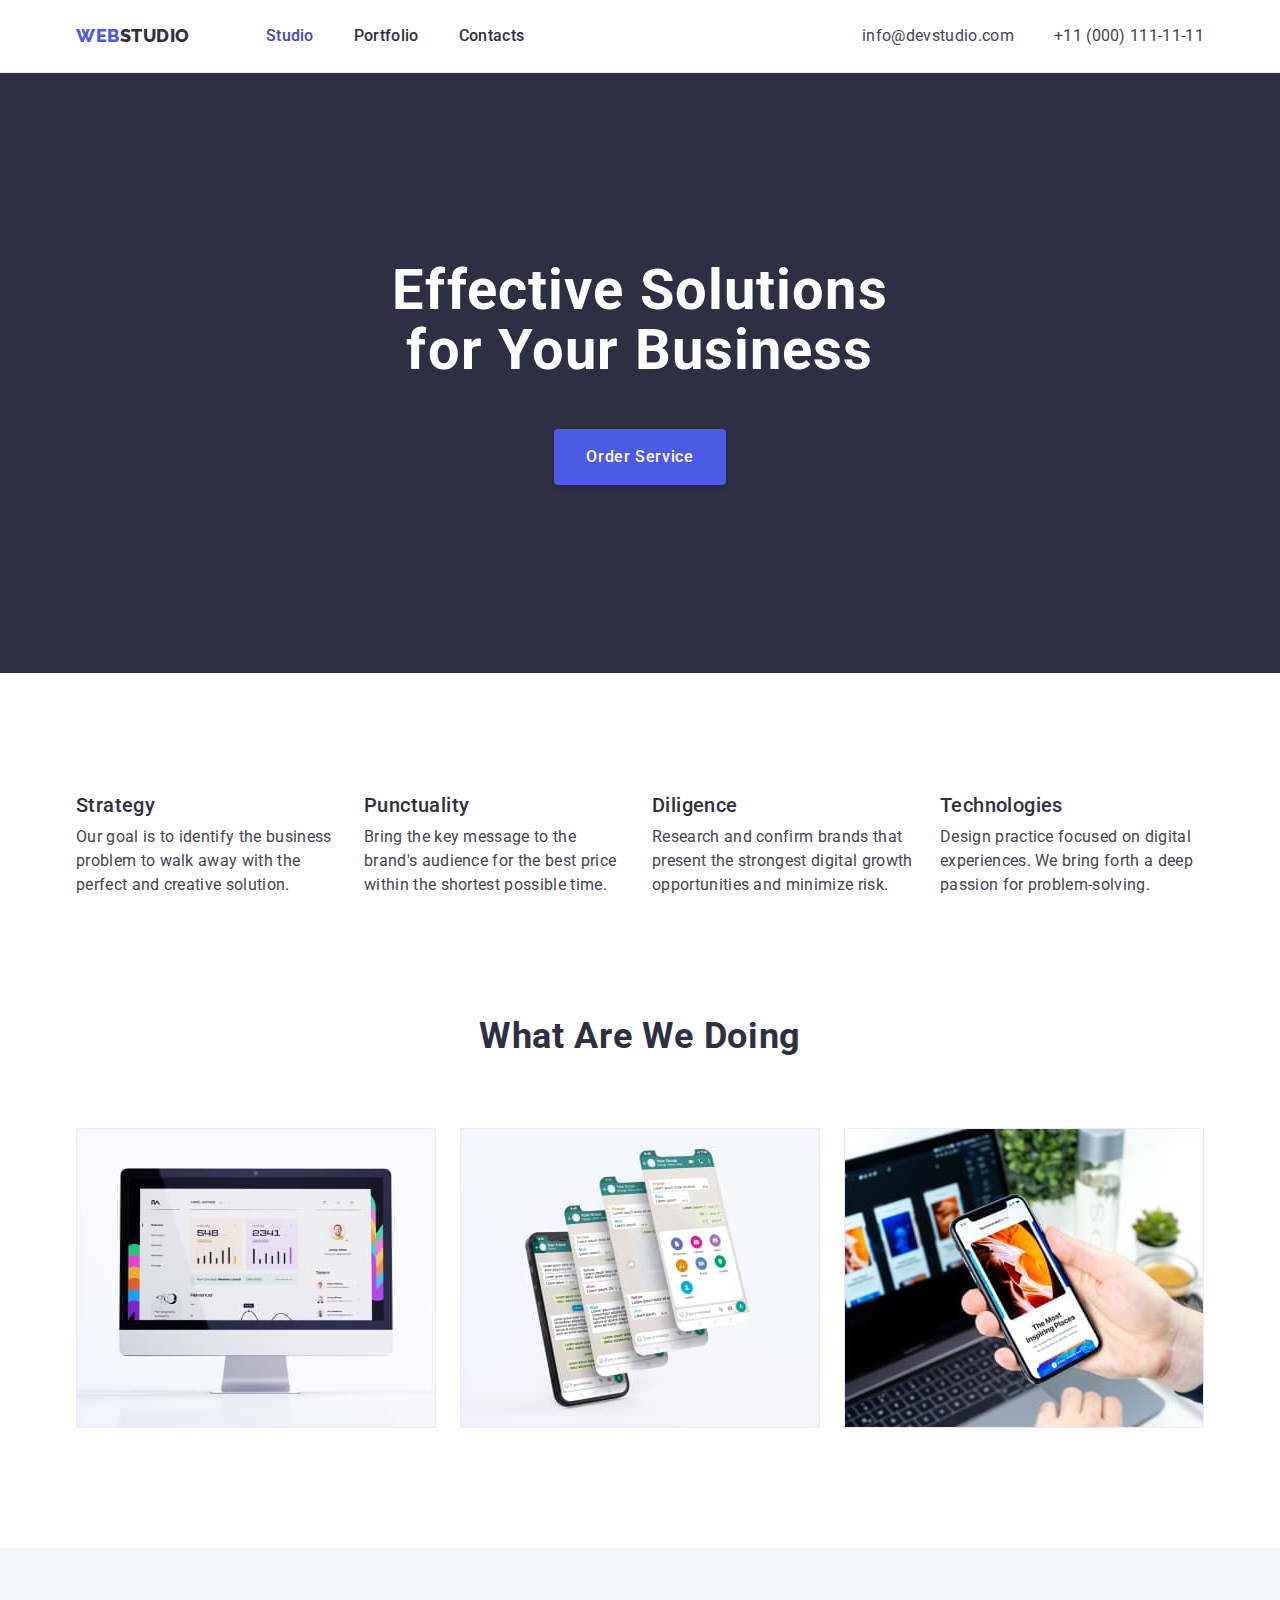
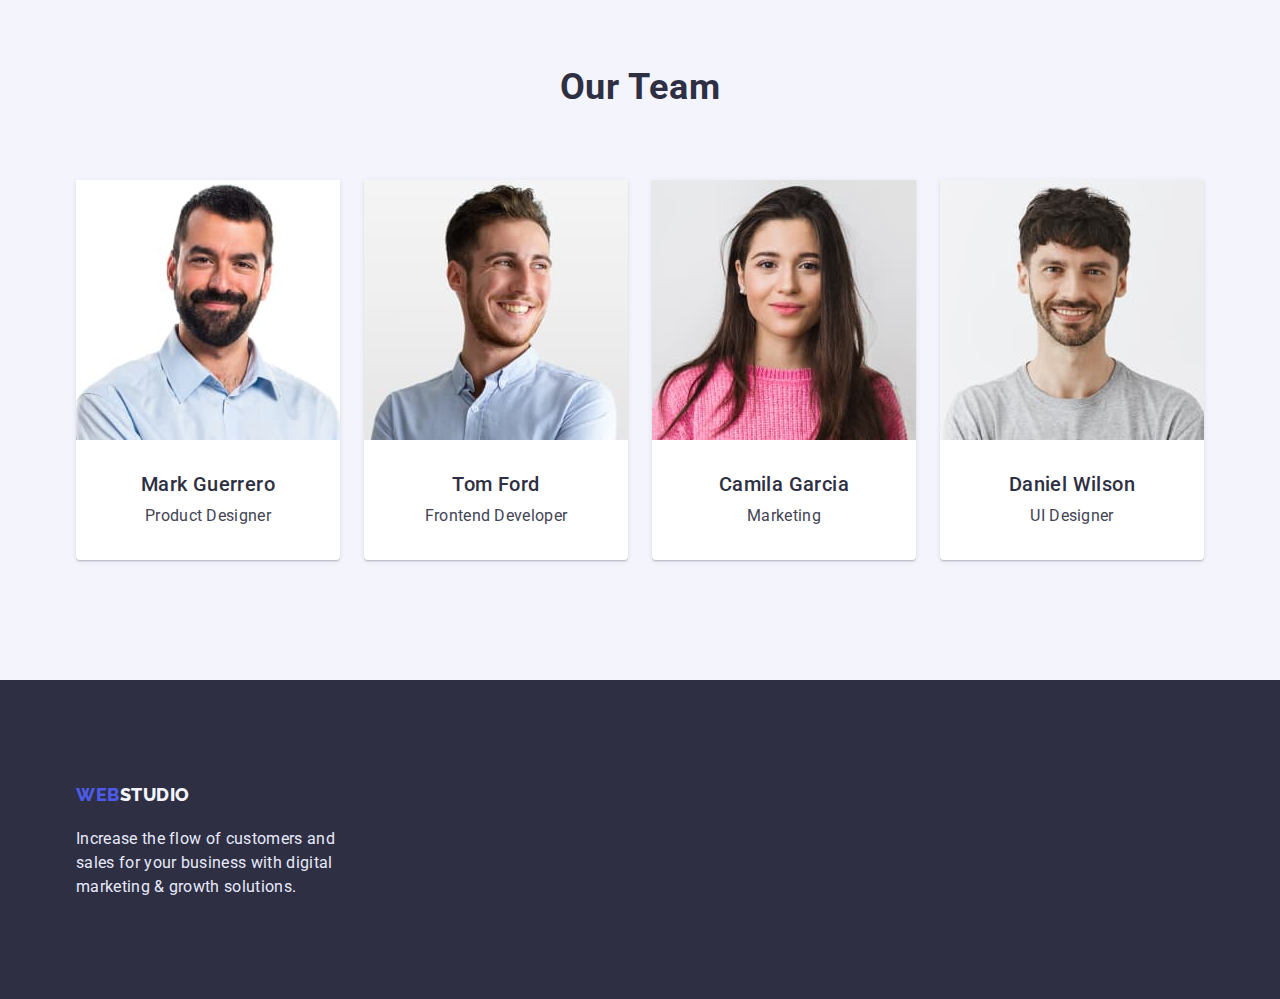
<file: index.html>
<!DOCTYPE html>
<html lang="en">
  <head>
    <meta charset="UTF-8" />
    <meta http-equiv="X-UA-Compatible" content="IE=edge" />
    <meta name="viewport" content="width=device-width, initial-scale=1.0" />

    <title>WebStudio</title>

    <link rel="preconnect" href="https://fonts.googleapis.com" />
    <link rel="preconnect" href="https://fonts.gstatic.com" crossorigin />
    <link
      href="https://fonts.googleapis.com/css2?family=Raleway:wght@800&family=Roboto:wght@400;500;700&display=swap"
      rel="stylesheet"
    />
    <link
      rel="stylesheet"
      href="https://cdn.jsdelivr.net/npm/modern-normalize@1.1.0/modern-normalize.min.css"
    />
    <link rel="stylesheet" href="./css/style.css" />
  </head>

  <body>
    <header class="page-header">
      <div class="container header-container">
        <!--Navigation-->
        <nav class="page-navigation">
          <a href="./index.html" class="link logo-one"
            >Web<span class="logo-two-dark">Studio</span></a
          >
          <ul class="menu list">
            <li class="menu-item">
              <a class="menu-link link current" href="./index.html">Studio</a>
            </li>
            <li class="menu-item">
              <a class="menu-link link" href="./portfolio.html">Portfolio</a>
            </li>
            <li class="menu-item">
              <a class="menu-link link" href="">Contacts</a>
            </li>
          </ul>
        </nav>
        <!--Contacts-->
        <address class="address">
          <ul class="list contact-items">
            <li>
              <a class="email-link link" href="mailto:info@devstudio.com"
                >info@devstudio.com</a
              >
            </li>
            <li>
              <a class="phone-number link" href="tel:+110001111111"
                >+11 (000) 111-11-11</a
              >
            </li>
          </ul>
        </address>
      </div>
    </header>

    <main>
      <!--Header-->
      <section class="section hero">
        <div class="container">
          <div class="page-title-content">
            <h1 class="page-title">Effective Solutions for Your Business</h1>
            <button type="button" class="modal-button text-button">
              Order Service
            </button>
          </div>
        </div>
      </section>

      <section class="section features">
        <h2 class="visually-hidden">header-two</h2>
        <div class="container">
          <ul class="list features-list">
            <li class="features-list-item">
              <h3 class="header-three">Strategy</h3>
              <p class="paragraph par-desription">
                Our goal is to identify the business problem to walk away with
                the perfect and creative solution.
              </p>
            </li>
            <li class="features-list-item">
              <h3 class="header-three">Punctuality</h3>
              <p class="paragraph par-description">
                Bring the key message to the brand's audience for the best price
                within the shortest possible time.
              </p>
            </li>
            <li class="features-list-item">
              <h3 class="header-three">Diligence</h3>
              <p class="paragraph par-description">
                Research and confirm brands that present the strongest digital
                growth opportunities and minimize risk.
              </p>
            </li>
            <li class="features-list-item">
              <h3 class="header-three">Technologies</h3>
              <p class="paragraph par-description">
                Design practice focused on digital experiences. We bring forth a
                deep passion for problem-solving.
              </p>
            </li>
          </ul>
        </div>
      </section>
      <!--What are we doing-->
      <section class="section what-are-we-doing">
        <div class="container">
          <h2 class="header-two">What are we doing</h2>

          <ul class="list directions">
            <li>
              <img
                src="./images/desktop.jpg"
                alt="desktop"
                width="360"
                height="300"
              />
            </li>
            <li>
              <img
                src="./images/cellphones.jpg"
                alt="cellphones"
                width="360"
                height="300"
              />
            </li>
            <li>
              <img
                src="./images/cellphone.jpg"
                alt="pc and cellphone"
                width="360"
                height="300"
              />
            </li>
          </ul>
        </div>
      </section>
      <!--Our team-->
      <section class="section our-team">
        <div class="container">
          <h2 class="header-two">Our Team</h2>
          <ul class="photo-list list">
            <li class="photo-list-item">
              <img
                src="./images/marc-guerrero.jpg"
                alt="marc-guerrero img"
                width="264"
                height="260"
              />
              <div class="photo-wrap">
                <h3 class="header-three person-name">Mark Guerrero</h3>
                <p class="paragraph job-name">Product Designer</p>
              </div>
            </li>
            <li class="photo-list-item">
              <img
                src="./images/tom-ford.jpg"
                alt="tom ford img"
                width="264"
                height="260"
              />
              <div class="photo-wrap">
                <h3 class="header-three person-name">Tom Ford</h3>
                <p class="paragraph job-name">Frontend Developer</p>
              </div>
            </li>
            <li class="photo-list-item">
              <img
                src="./images/camila-garcia.jpg"
                alt="camila-garcia img"
                width="264"
                height="260"
              />
              <div class="photo-wrap">
                <h3 class="header-three person-name">Camila Garcia</h3>
                <p class="paragraph job-name">Marketing</p>
              </div>
            </li>
            <li class="photo-list-item">
              <img
                src="./images/daniel-wilson.jpg"
                alt="danial-wilson img"
                width="264"
                height="260"
              />
              <div class="photo-wrap">
                <h3 class="header-three person-name">Daniel Wilson</h3>
                <p class="paragraph job-name">UI Designer</p>
              </div>
            </li>
          </ul>
        </div>
      </section>
    </main>
    <footer class="page-footer">
      <div class="container">
        <div class="footer-container">
          <a href="./index.html" class="link logo-one"
            >Web<span class="logo-two-light">Studio</span></a
          >
          <p class="paragraph-footer">
            Increase the flow of customers and sales for your business with
            digital marketing & growth solutions.
          </p>
        </div>
      </div>
    </footer>
  </body>
</html>
</file>
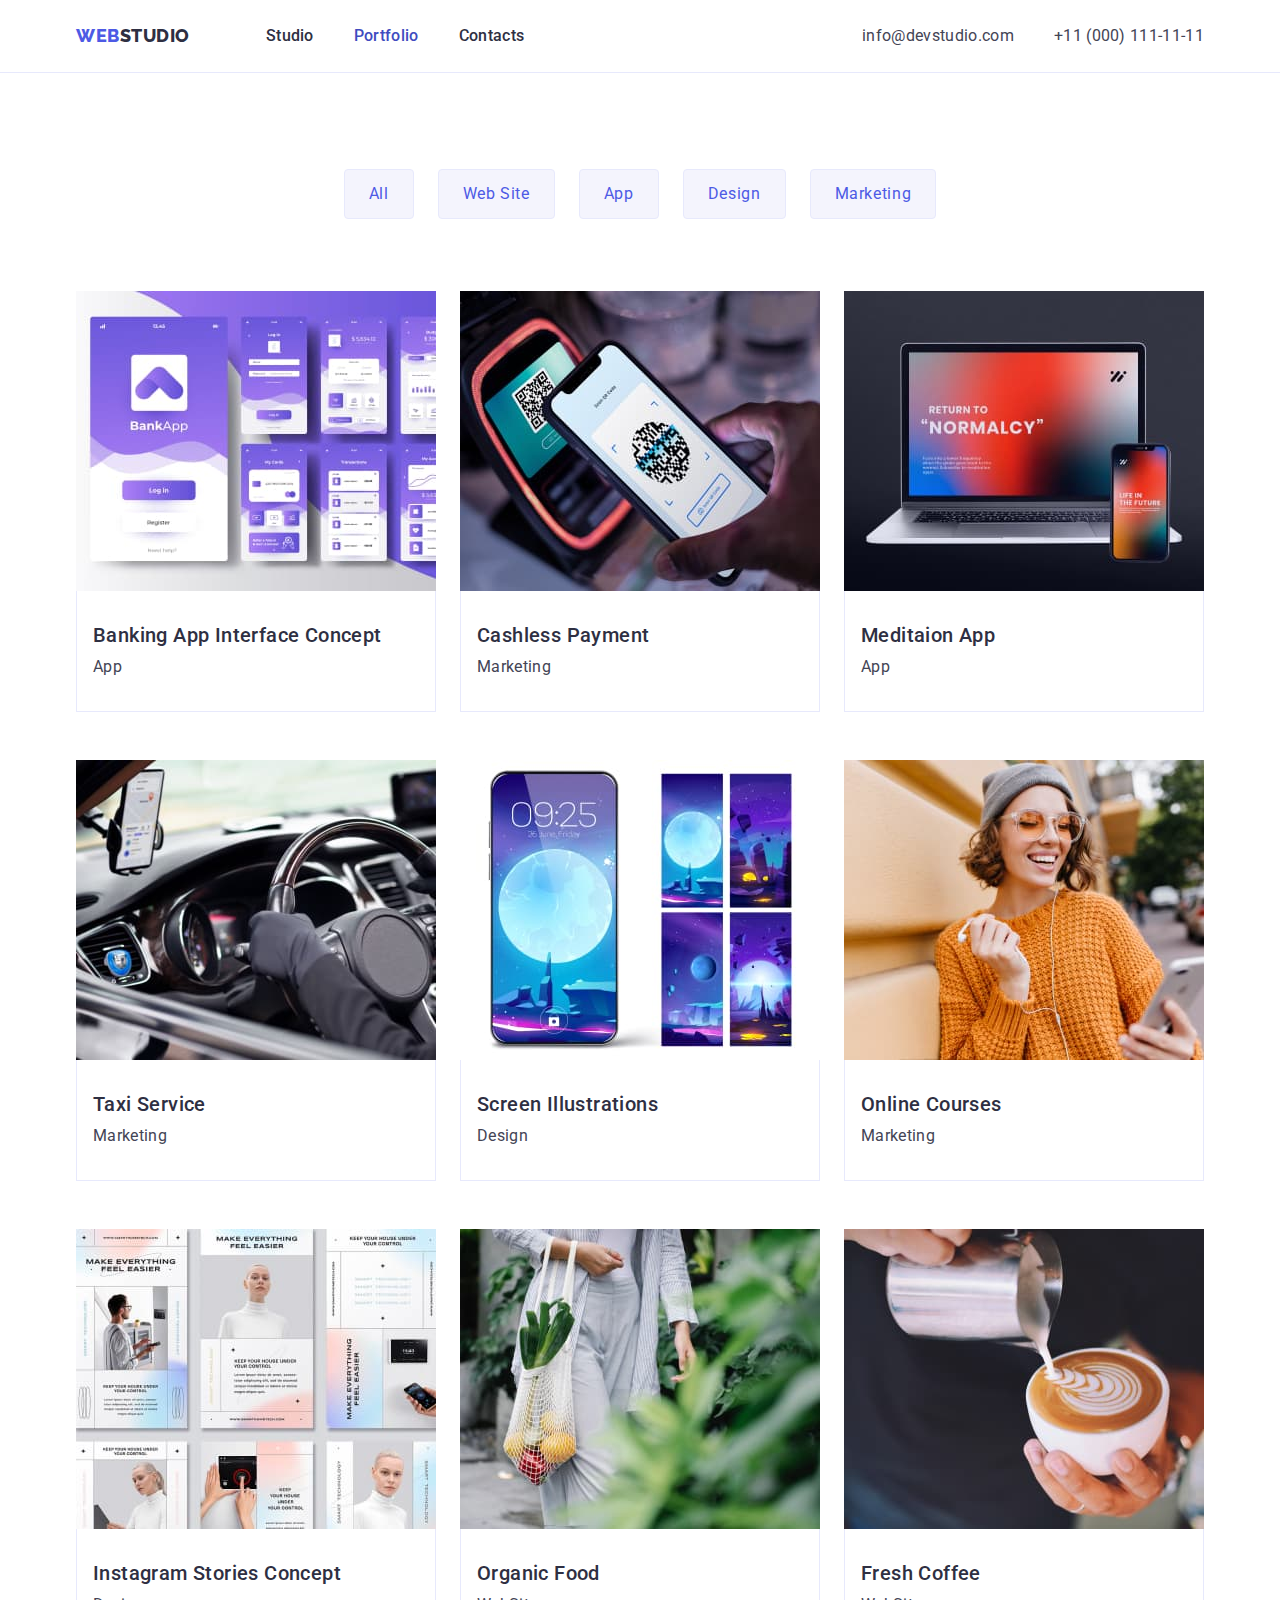
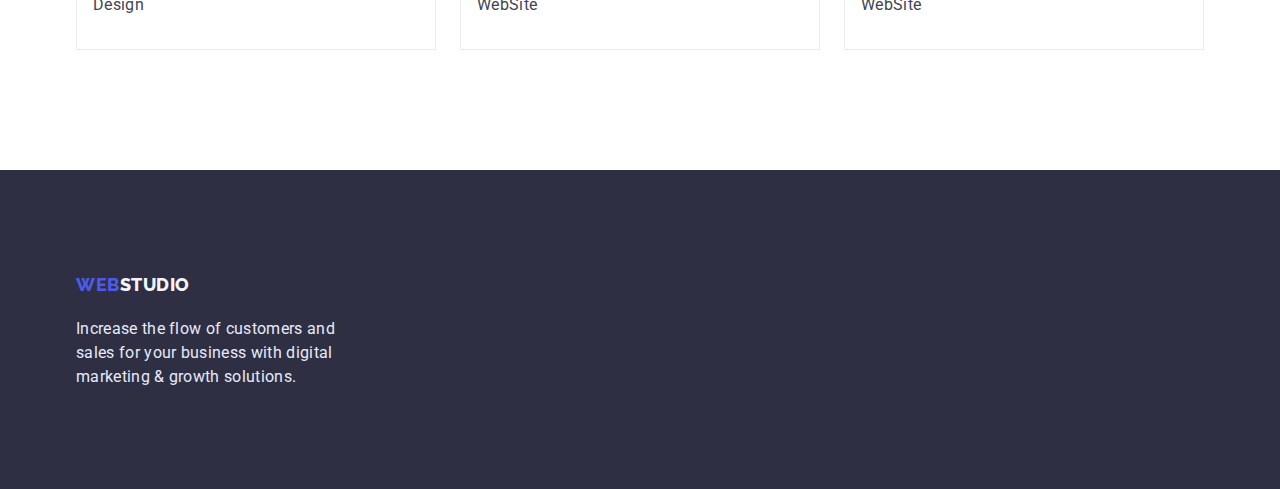
<file: portfolio.html>
<!DOCTYPE html>
<html lang="en">
  <head>
    <meta charset="UTF-8" />
    <meta http-equiv="X-UA-Compatible" content="IE=edge" />
    <meta name="viewport" content="width=device-width, initial-scale=1.0" />
    <title>Portfolio</title>
    <link rel="preconnect" href="https://fonts.googleapis.com" />
    <link rel="preconnect" href="https://fonts.gstatic.com" crossorigin />
    <link
      href="https://fonts.googleapis.com/css2?family=Raleway:wght@800&family=Roboto:wght@400;500;700&display=swap"
      rel="stylesheet"
    />
    <link
      rel="stylesheet"
      href="https://cdn.jsdelivr.net/npm/modern-normalize@1.1.0/modern-normalize.min.css"
    />
    <link rel="stylesheet" href="./css/style.css" />
  </head>
  <body>
    <header class="page-header">
      <div class="container header-container">
        <!--Navigation-->
        <nav class="page-navigation">
          <!--Logo-->
          <a href="./index.html" class="link logo-one"
            >Web<span class="logo-two-dark">Studio</span></a
          >
          <ul class="menu list">
            <li class="menu-item">
              <a class="menu-link link" href="./index.html">Studio</a>
            </li>
            <li class="menu-item">
              <a class="menu-link link current" href="./portfolio.html"
                >Portfolio</a
              >
            </li>
            <li class="menu-item">
              <a class="menu-link link" href="./index.html">Contacts</a>
            </li>
          </ul>
        </nav>
        <!--Contacts-->
        <address class="address">
          <ul class="list contact-items">
            <li>
              <a class="email-link link" href="mailto:info@devstudio.com"
                >info@devstudio.com</a
              >
            </li>
            <li>
              <a class="phone-number link" href="tel:+110001111111"
                >+11 (000) 111-11-11</a
              >
            </li>
          </ul>
        </address>
      </div>
    </header>

    <main>
      <section class="portfolio">
        <div class="container">
          <h1 class="visually-hidden">Project cards</h1>
          <!--Filters-->
          <ul class="filter-list">
            <li>
              <button type="button" class="filter-button filter-text-button">
                All
              </button>
            </li>
            <li>
              <button type="button" class="filter-button filter-text-button">
                Web Site
              </button>
            </li>
            <li>
              <button type="button" class="filter-button filter-text-button">
                App
              </button>
            </li>
            <li>
              <button type="button" class="filter-button filter-text-button">
                Design
              </button>
            </li>
            <li>
              <button type="button" class="filter-button filter-text-button">
                Marketing
              </button>
            </li>
          </ul>
          <!--Project Cards-->
          <ul class="project-cards-list list">
            <li class="project-card-item">
              <a href="" class="link portfolio-card-link">
                <img
                  src="./images/banking-app.jpg"
                  alt="Banking App Interface Concept"
                  width="360"
                  height="300"
                />
                <div class="project-card-item-wrap card-border">
                  <h2 class="card-title">Banking App Interface Concept</h2>
                  <p class="card-description">App</p>
                </div>
              </a>
            </li>
            <li class="project-card-item">
              <a href="" class="link portfolio-card-link">
                <img
                  src="./images/cashless-payment.jpg"
                  alt="Cashless Payment"
                  width="360"
                  height="300"
                />
                <div class="project-card-item-wrap card-border">
                  <h2 class="card-title">Cashless Payment</h2>
                  <p class="card-description">Marketing</p>
                </div>
              </a>
            </li>
            <li class="project-card-item">
              <a href="" class="link portfolio-card-link">
                <img
                  src="./images/meditaion-app.jpg"
                  alt="Meditaion App"
                  width="360"
                  height="300"
                />
                <div class="project-card-item-wrap card-border">
                  <h2 class="card-title">Meditaion App</h2>
                  <p class="card-description">App</p>
                </div>
              </a>
            </li>
            <li class="project-card-item">
              <a href="" class="link portfolio-card-link">
                <img
                  src="./images/taxi-service.jpg"
                  alt="Taxi Service"
                  width="360"
                  height="300"
                />
                <div class="project-card-item-wrap card-border">
                  <h2 class="card-title">Taxi Service</h2>
                  <p class="card-description">Marketing</p>
                </div>
              </a>
            </li>
            <li class="project-card-item">
              <a href="" class="link portfolio-card-link">
                <img
                  src="./images/screen-illustrations.jpg"
                  alt="Screen Illustrations"
                  width="360"
                  height="300"
                />
                <div class="project-card-item-wrap card-border">
                  <h2 class="card-title">Screen Illustrations</h2>
                  <p class="card-description">Design</p>
                </div>
              </a>
            </li>
            <li class="project-card-item">
              <a href="" class="link portfolio-card-link">
                <img
                  src="./images/online-courses.jpg"
                  alt="Online Courses"
                  width="360"
                  height="300"
                />
                <div class="project-card-item-wrap card-border">
                  <h2 class="card-title">Online Courses</h2>
                  <p class="card-description">Marketing</p>
                </div>
              </a>
            </li>
            <li class="project-card-item">
              <a href="" class="link portfolio-card-link">
                <img
                  src="./images/instagram-stories.jpg"
                  alt="Instagram Stories Concept"
                  width="360"
                  height="300"
                />
                <div class="project-card-item-wrap card-border">
                  <h2 class="card-title">Instagram Stories Concept</h2>
                  <p class="card-description">Design</p>
                </div>
              </a>
            </li>
            <li class="project-card-item">
              <a href="" class="link portfolio-card-link">
                <img
                  src="./images/organic-food.jpg"
                  alt="Organic Food"
                  width="360"
                  height="300"
                />
                <div class="project-card-item-wrap card-border">
                  <h2 class="card-title">Organic Food</h2>
                  <p class="card-description">WebSite</p>
                </div>
              </a>
            </li>
            <li class="project-card-item">
              <a href="" class="link portfolio-card-link">
                <img
                  src="./images/fresh-coffee.jpg"
                  alt="Fresh Coffee"
                  width="360"
                  height="300"
                />
                <div class="project-card-item-wrap card-border">
                  <h2 class="card-title">Fresh Coffee</h2>
                  <p class="card-description">WebSite</p>
                </div>
              </a>
            </li>
          </ul>
        </div>
      </section>
    </main>
    <footer class="page-footer">
      <div class="container">
        <div class="footer-container">
          <a href="./index.html" class="link logo-one"
            >Web<span class="logo-two-light">Studio</span></a
          >
          <p class="paragraph-footer">
            Increase the flow of customers and sales for your business with
            digital marketing & growth solutions.
          </p>
        </div>
      </div>
    </footer>
  </body>
</html>
</file>
<file: css/style.css>
:root {
  --navy-blue-color: #2E2F42;
  --body-background-color: #ffffff;
  --cornflower-color: #E7E9FC;
  --slate-color: #434455;
  --iris-color: #4D5AE5;
  --cloud-color: #F4F4FD;
  --ocean-color: #404BBF;
}

h1,
h2,
h3,
p {

  margin: 0;
}

ul {
  margin: 0;
  padding: 0
}

img {
  display: block;
  max-width: 100%;
  height: auto;
}

button {
  cursor: pointer;
}

.list {
  list-style: none;

}

.link {
  text-decoration: none;
}
.link:hover,
.link:focus {
  color: var(--ocean-color);
}

body {
  font-family: 'Roboto', sans-serif;
  color: var(--navy-blue-color);
  background-color: var(--body-background-color);
  font-size: 16px;
}

.container {
  width: 1158px;
  padding-left: 15px;
  padding-right: 15px;
  margin-left: auto;
  margin-right: auto;
}

.page-header {
  padding-bottom: 24px;
  padding-top: 24px;
  border-bottom: 1px solid var(--cornflower-color);
}

.header-container {
  display: flex;
  align-items: center;

}


.page-navigation {
  display: flex;

}

.menu {
  display: flex;
  margin-left: 76px;
}

/*--address--*/
.address {
  font-style: normal;
  margin-left: auto;
}

.contact-items {
  display: flex;
  align-items: center;

}


/*--logo-one--*/
.logo-one {
  font-family: 'Raleway', sans-serif;
  font-weight: 800;
  font-size: 18px;
  line-height: 1.3;
  letter-spacing: 0.03em;
  text-transform: uppercase;
  color: var(--iris-color);
}

/*--logo-two*/
.logo-two-dark {
  font-family: 'Raleway', sans-serif;
  font-weight: 800;
  font-size: 18px;
  line-height: 1.3;
  letter-spacing: 0.03em;
  text-transform: uppercase;
  color: var(--navy-blue-color);



}

.menu,
.contact-items {
  gap: 40px;
}

/*--menu-link*/
.menu-link {

  font-weight: 500;
  font-size: 16px;
  line-height: 1.5;
  letter-spacing: 0.02em;
  color: var(--navy-blue-color);
}

.menu-link:hover,
.menu-link:focus {
  color: var(--ocean-color);
}

.menu-link.current {
  color: var(--ocean-color);
}

/*--email-link*/
.email-link {

  font-size: 16px;
  line-height: 1.5;
  letter-spacing: 0.02em;
  color: var(--slate-color);
  margin-left: auto;

}

.email-link:is(:hover, :focus) {
  color: var(--ocean-color);
}

/*--phone-number*/
.phone-number {

  font-weight: 400;
  font-size: 16px;
  line-height: 1.5;
  letter-spacing: 0.02em;
  color: var(--slate-color);
}

.phone-number:is(:hover, :focus) {
  color: var(--ocean-color);
}



/*--page-header--*/
.hero {
  background: var(--navy-blue-color);
  padding-top: 188px;
  padding-bottom: 188px;
}

.page-title {

  font-weight: 700;
  font-size: 56px;
  line-height: 1.07;
  letter-spacing: 0.02em;
  color: var(--body-background-color);
  text-align: center;
}

.page-title-content {
  width: 496px;
  margin-left: auto;
  margin-right: auto;
}

/*--modal-button--*/
.modal-button {
  border-radius: 4px;
  border: none;
}

.modal-button:hover,
.modal-button:focus {
  background: var(--ocean-color);
}

/*--text-button--*/
.text-button {
  padding: 16px 32px;
  margin-top: 48px;
  margin-left: auto;
  margin-right: auto;
  font-weight: 500;
  font-size: 16px;
  line-height: 1.5;
  letter-spacing: 0.04em;
  box-shadow: 0px 4px 4px rgba(0, 0, 0, 0.15);
  color: var(--body-background-color);
  background: var(--iris-color);
  display: block;
}


/*----------features-list-----------*/
.features {
  padding-bottom: 120px;
  padding-top: 120px;

}

.what-are-we-doing {
  padding-bottom: 120px;
}

.features-list {
  display: flex;
  flex-wrap: wrap;
  justify-content: space-between;
}

.features-list-item {
  width: 264px;
}


.par-description {
  line-height: 1.5;
  letter-spacing: 0.02em;
  color: var(--slate-color);

}

/*-----------Our-team----------*/

.our-team {
  padding-top: 120px;
  padding-bottom: 120px;
  background: var(--cloud-color);
}

.photo-list-item {
  box-shadow: 0px 1px 6px rgba(46, 47, 66, 0.08), 0px 1px 1px rgba(46, 47, 66, 0.16), 0px 2px 1px rgba(46, 47, 66, 0.08);
  border-radius: 0px 0px 4px 4px;
  background: var(--body-background-color);

}

/*-----------what-are-we-doing------------*/
.directions {
  display: flex;
  gap: 24px;
}

.photo-list {
  display: flex;
  gap: 24px;

}

/*--filter-list--*/
.filter-list {
  list-style: none;
  display: flex;
  flex-wrap: wrap;
  justify-content: center;
  gap: 24px;
  margin-bottom: 72px;

  /*------top and buttom no padding-------*/

}

/*--filter-button--*/
.filter-button {
  background: var(--cloud-color);
  border: 1px solid #E7E9FC;
  border-radius: 4px;

}

.filter-button:hover,
.filter-button:focus {
  background: var(--ocean-color);
  box-shadow: 0px 4px 4px rgba(0, 0, 0, 0.15);
  border-color: transparent;
}

/*--filter-text-button--*/
.filter-text-button {

  font-family: 'Roboto', sans-serif;
  font-size: 16px;
  line-height: 1.5;
  text-align: center;
  letter-spacing: 0.04em;
  color: var(--iris-color);
  background-color: var(--cloud-color);
  border: 1px solid var(--cornflower-color);
  padding: 12px 24px;

}

.filter-text-button:hover,
.filter-text-button:focus {
  color: var(--body-background-color);
}

/*--visually-hidden--*/
.visually-hidden {
  position: absolute;
  white-space: nowrap;
  width: 1px;
  height: 1px;
  overflow: hidden;
  border: 0;
  padding: 0;
  clip: rect(0 0 0 0);
  clip-path: inset(50%);
  margin: -1px;
}

/*--header-three--*/
.header-three {
  font-weight: 500;
  font-size: 20px;
  line-height: 1.2;
  letter-spacing: 0.02em;
  color: var(--navy-blue-color);
  margin-bottom: 8px;

  /*-------there's no padding top, at the bottom no padding-----*/
}

.person-name {

  text-align: center;
}

.job-name {
  text-align: center;
  margin-top: 8px;
}


.photo-wrap {
  padding: 32px 16px;

}


/*--paragraph--*/
.paragraph {

  font-style: normal;
  font-weight: 400;
  font-size: 16px;
  line-height: 1.5;
  letter-spacing: 0.02em;
  color: var(--slate-color);


}

/*--header.two--*/
.header-two {

  font-style: normal;
  font-weight: 700;
  font-size: 36px;
  line-height: 1.1;
  letter-spacing: 0.02em;
  text-transform: capitalize;
  text-align: center;
  color: var(--navy-blue-color);
  padding-bottom: 72px;

}

/*---------page-footer------------*/
.page-footer {
  background: var(--navy-blue-color);
  padding-top: 100px;
  padding-bottom: 100px;
}

.footer-container {
  width: 264px;

}

.logo-two-light {
  font-family: 'Raleway';
  font-style: normal;
  font-weight: 800;
  font-size: 18px;
  line-height: 1.7;
  text-transform: uppercase;
  color: var(--cloud-color);
}

/*--paragraph-footer--*/
.paragraph-footer {

  font-size: 16px;
  line-height: 1.5;
  letter-spacing: 0.02em;
  color: var(--cornflower-color);
  margin-top: 16px;

}

.portfolio {
  padding-bottom: 120px;
  padding-top: 96px;
  /*------------padding top was missing------------*/
}

/*--card-title--*/
.card-title {

  font-weight: 500;
  font-size: 20px;
  line-height: 1.2;
  letter-spacing: 0.02em;
  color: var(--navy-blue-color);
  margin-bottom: 8px;
}

/*--card-description--*/
.card-description {
  font-weight: 400;
  font-size: 16px;
  line-height: 1.5;
  letter-spacing: 0.02em;
  color: var(--slate-color);
}

/*--------------project-cards-list-----------*/
.project-cards-list {
  display: flex;
  flex-wrap: wrap;
  gap: 48px 24px;
}

.project-card-item {
  background-color: var(--body-background-color);
  flex-basis: calc((100% - 2 * 24px) / 3);
}

.project-card-item-wrap {
  padding-top: 32px;
  padding-bottom: 32px;
  padding-left: 16px;
}

.card-border {
  border-left: 1px solid var(--cornflower-color);
  border-right: 1px solid var(--cornflower-color);
  border-bottom: 1px solid var(--cornflower-color);
}
</file>
